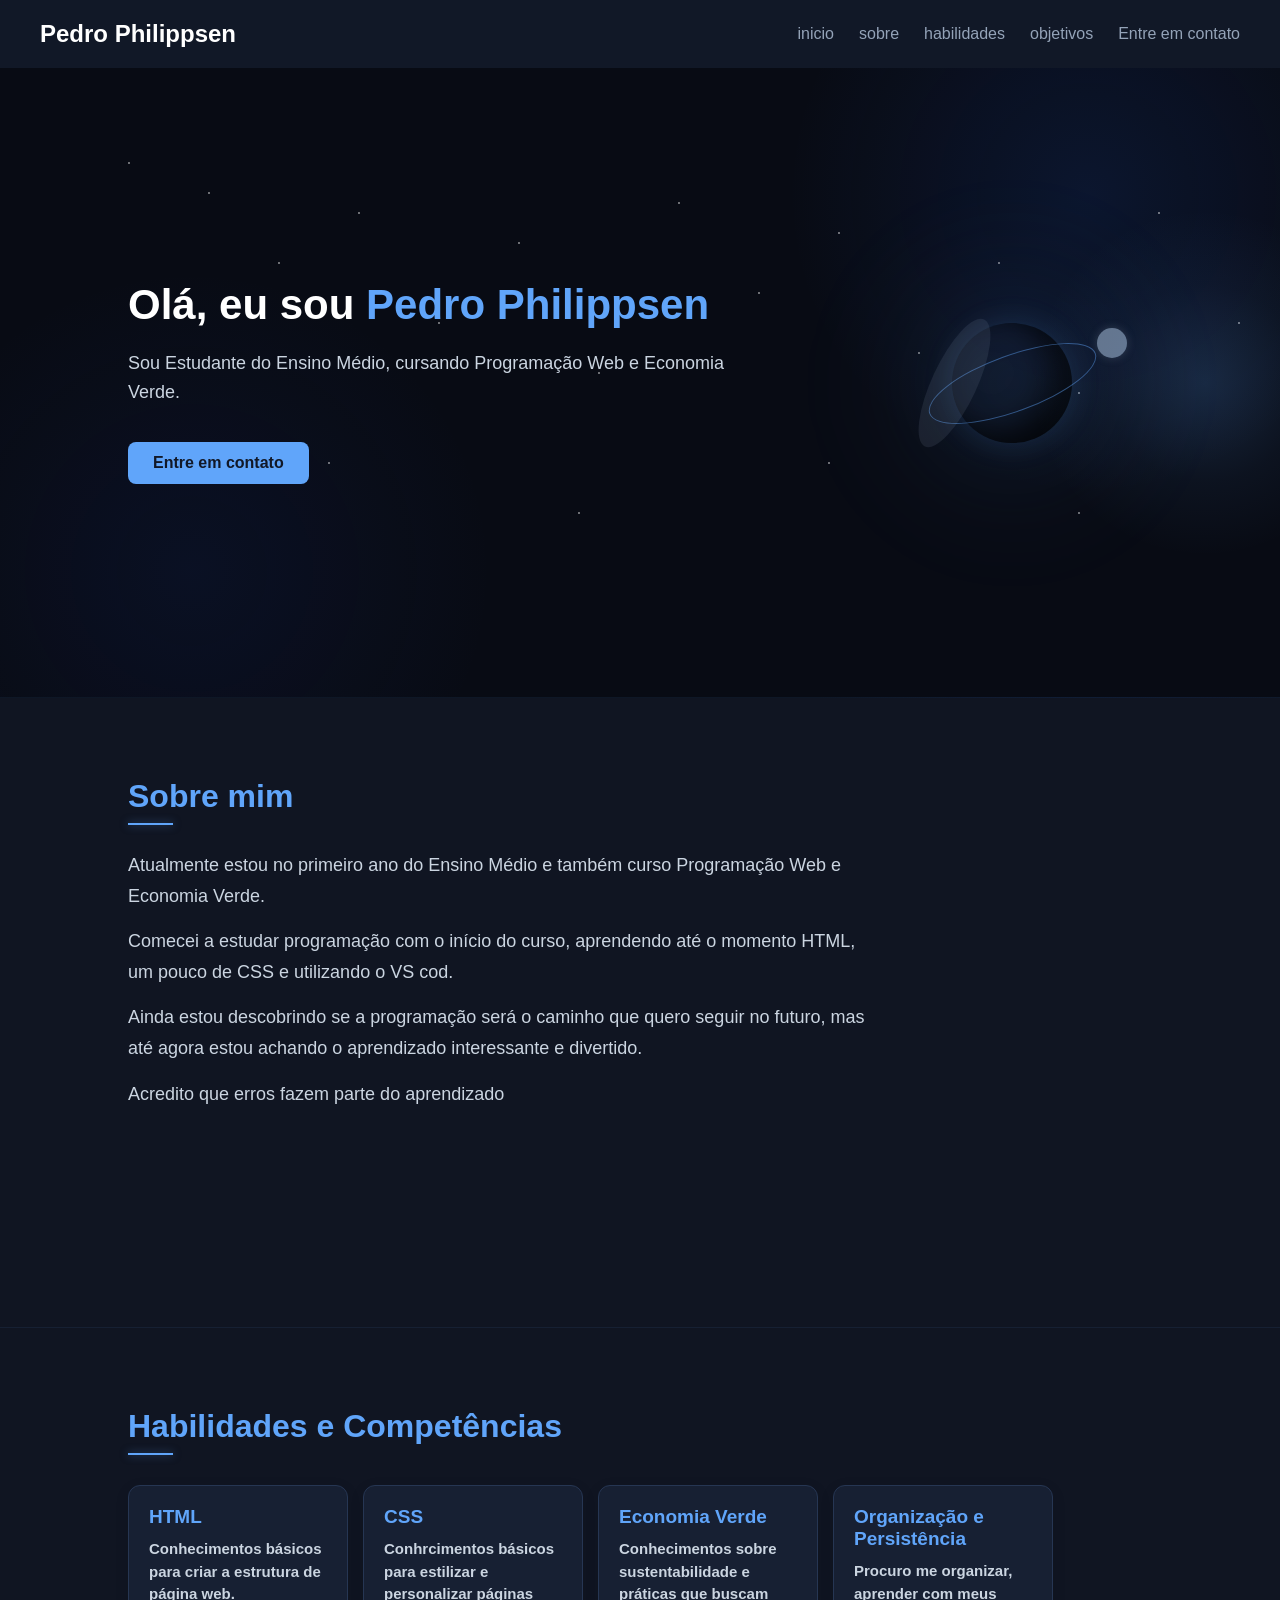
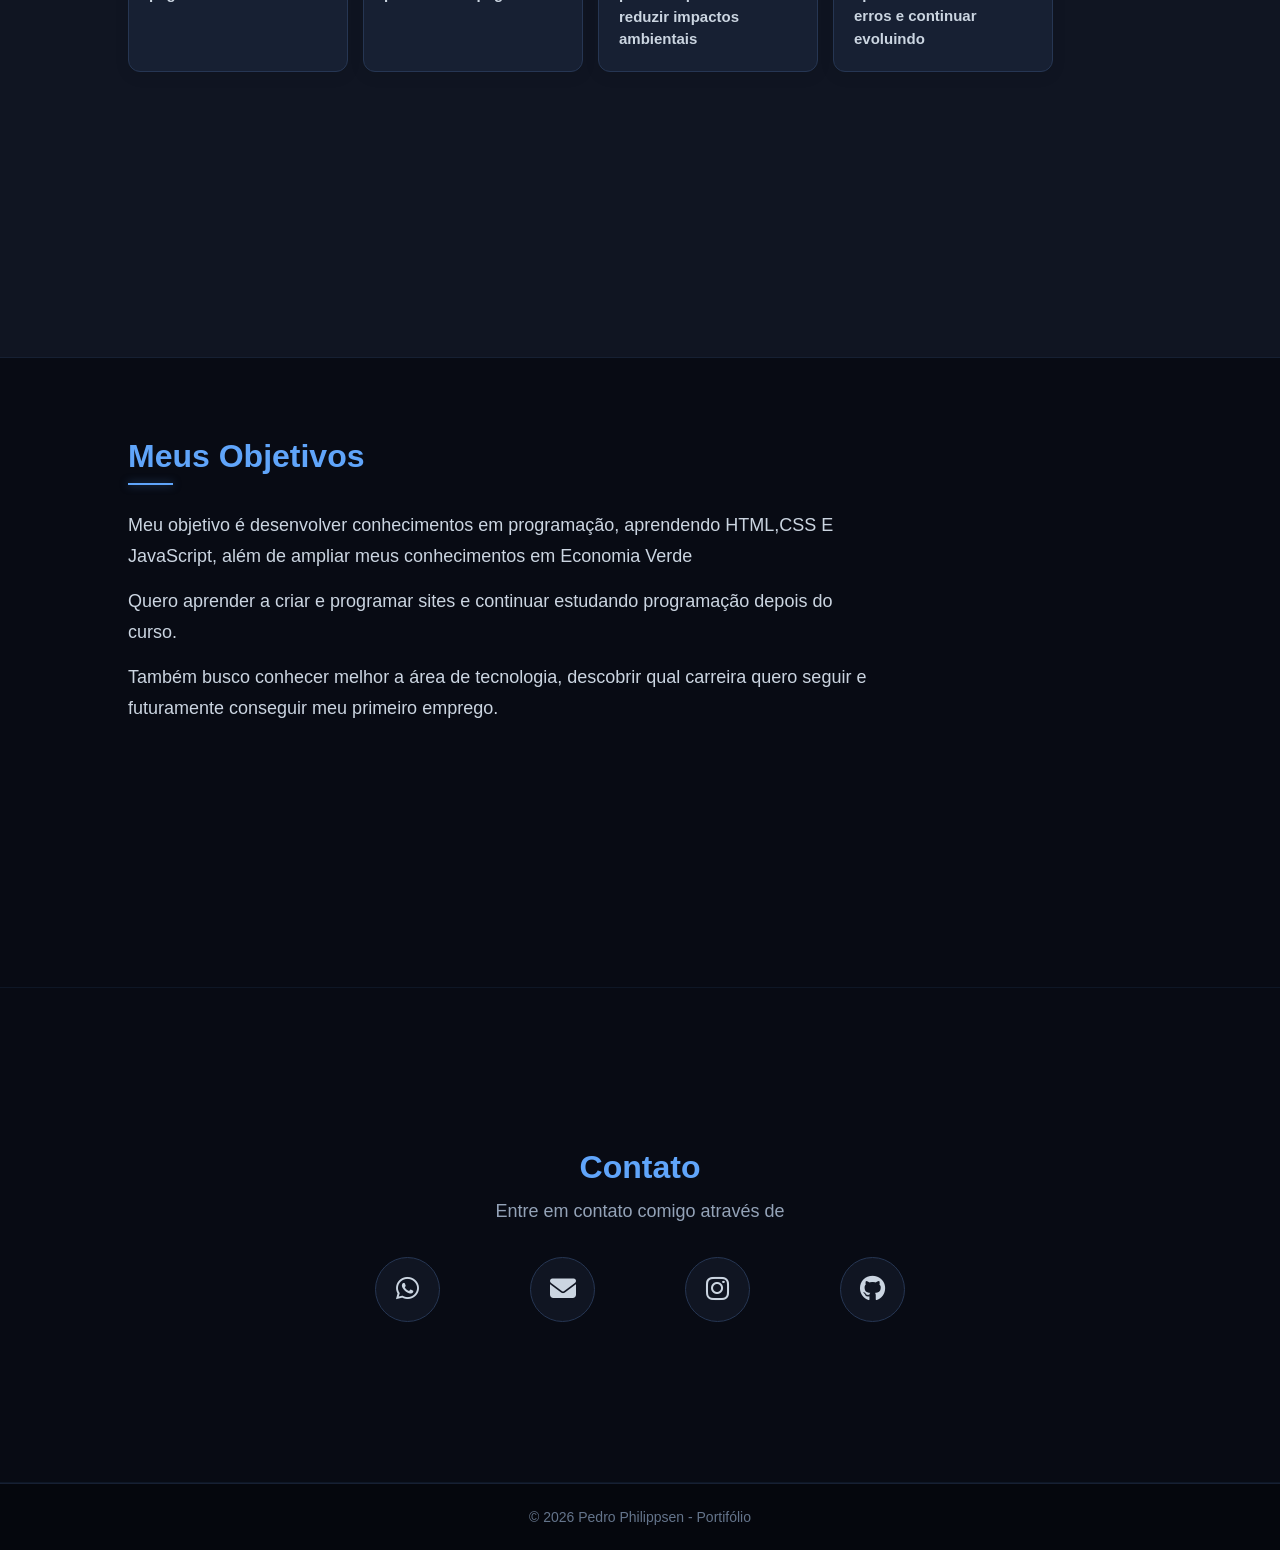
<file: index.html>
<!DOCTYPE html>
<html lang="pt-br">
<head>
    <meta charset="UTF-8">
    <meta name="viewport" content="width=, initial-scale=1.0">
    <title>Document</title>
    <link rel="stylesheet" href="./style.css">
</head>
<body>
    <link rel="stylesheet" href="https://cdnjs.cloudflare.com/ajax/libs/font-awesome/6.5.2/css/all.min.css">
    <header>
        <h1>
            Pedro Philippsen</h1>
        <nav>
            <a href="#inicio">inicio</a>
            <a href="#sobre">sobre</a>
            <a href="#habilidades">habilidades</a>
            <a href="#objetivos">objetivos</a>
            <a href="#contato">Entre em contato</a>
        </nav>
    </header>

    <main>
        <section id="inicio">

            <h2>Olá, eu sou <span class="nome-destaque">Pedro Philippsen</span></h2>

            <p> Sou Estudante do Ensino Médio, cursando Programação Web e Economia Verde.</p>

            <a href="#contato" class="botao">Entre em contato</a>
            <div class="elemento-espacial">
                <div class="orbita-espacial"></div>
                <div class="planeta">
                    <div class="luz-planeta"></div>
                </div>
            </div>

            <div class="estrela-cadente estrela-1"></div>
            <div class="estrela-cadente estrela-2"></div>

        </section>

        <section id="sobre">

            
            <h2>Sobre mim</h2>
            
            <p> Atualmente estou no primeiro ano do Ensino Médio e também curso Programação Web e Economia Verde.</p>

            <p> Comecei a estudar programação com o início do curso, aprendendo até o momento HTML, um pouco de CSS e utilizando o VS cod.</p>

            <p> Ainda estou descobrindo se a programação será o caminho que quero seguir no futuro, mas até agora estou achando o aprendizado interessante e divertido.</p>

            <p> Acredito que erros fazem parte do aprendizado</p>
        </section>

        <section id="habilidades">

            <h2>Habilidades e Competências</h2>

            <ul>
                <li> <strong>HTML</strong>
                    <p>Conhecimentos básicos para criar a estrutura de página web.</p>
                </li>

                <li><strong>CSS</strong>
                    <p>Conhrcimentos básicos para estilizar e personalizar páginas</p>
                </li>

                <li><strong>Economia Verde</strong>
                    <p>Conhecimentos sobre sustentabilidade e práticas que buscam reduzir impactos ambientais</p>
                </li>

                <li><strong>Organização e Persistência</strong>
                    <p>Procuro me organizar, aprender com meus erros e continuar evoluindo</p>
                </li>
                
            </ul>
        </section>

        
        
        
        
        <section id="objetivos">
            
            <h2>Meus Objetivos</h2>
            
            <p> Meu objetivo é desenvolver conhecimentos em programação, aprendendo HTML,CSS E JavaScript, além de ampliar meus conhecimentos em Economia Verde</p>
            
            <p> Quero aprender a criar e programar sites e continuar estudando programação depois do curso.</p>
            
            <p> Também busco conhecer melhor a área de tecnologia, descobrir qual carreira quero seguir e futuramente conseguir meu primeiro emprego.</p>
            
        </section>
        
        <section id="contato">
            
            <h2>Contato</h2>
            
            <p>Entre em contato comigo através de</p>

            <div class="contatos">

                
                <a href="https://wa.me/5551980600616" target="_blank">
                    <i class="fa-brands fa-whatsapp"></i>
                </a>
                    <br>
                <a href="mailto:pedrophilippsenbm@gmail.com" target="_blank">
                    <i class="fa-solid fa-envelope"></i>                    
                </a>
                <br>
                <a href="https://instagram.com/pedrophilippsen" target="_blank"> 
                    <i class="fa-brands fa-instagram"></i>
                </a>
                <br>
                <a href="https://github.com/pedrophilippsen" target="_blank">
                    <i class="fa-brands fa-github"></i>
                </a>
            </div>
            
        </section>

    </main>

    <footer>

        <p>&copy;  2026 Pedro Philippsen - Portifólio</p>
        
    </footer>

</body>
</html>
</file>
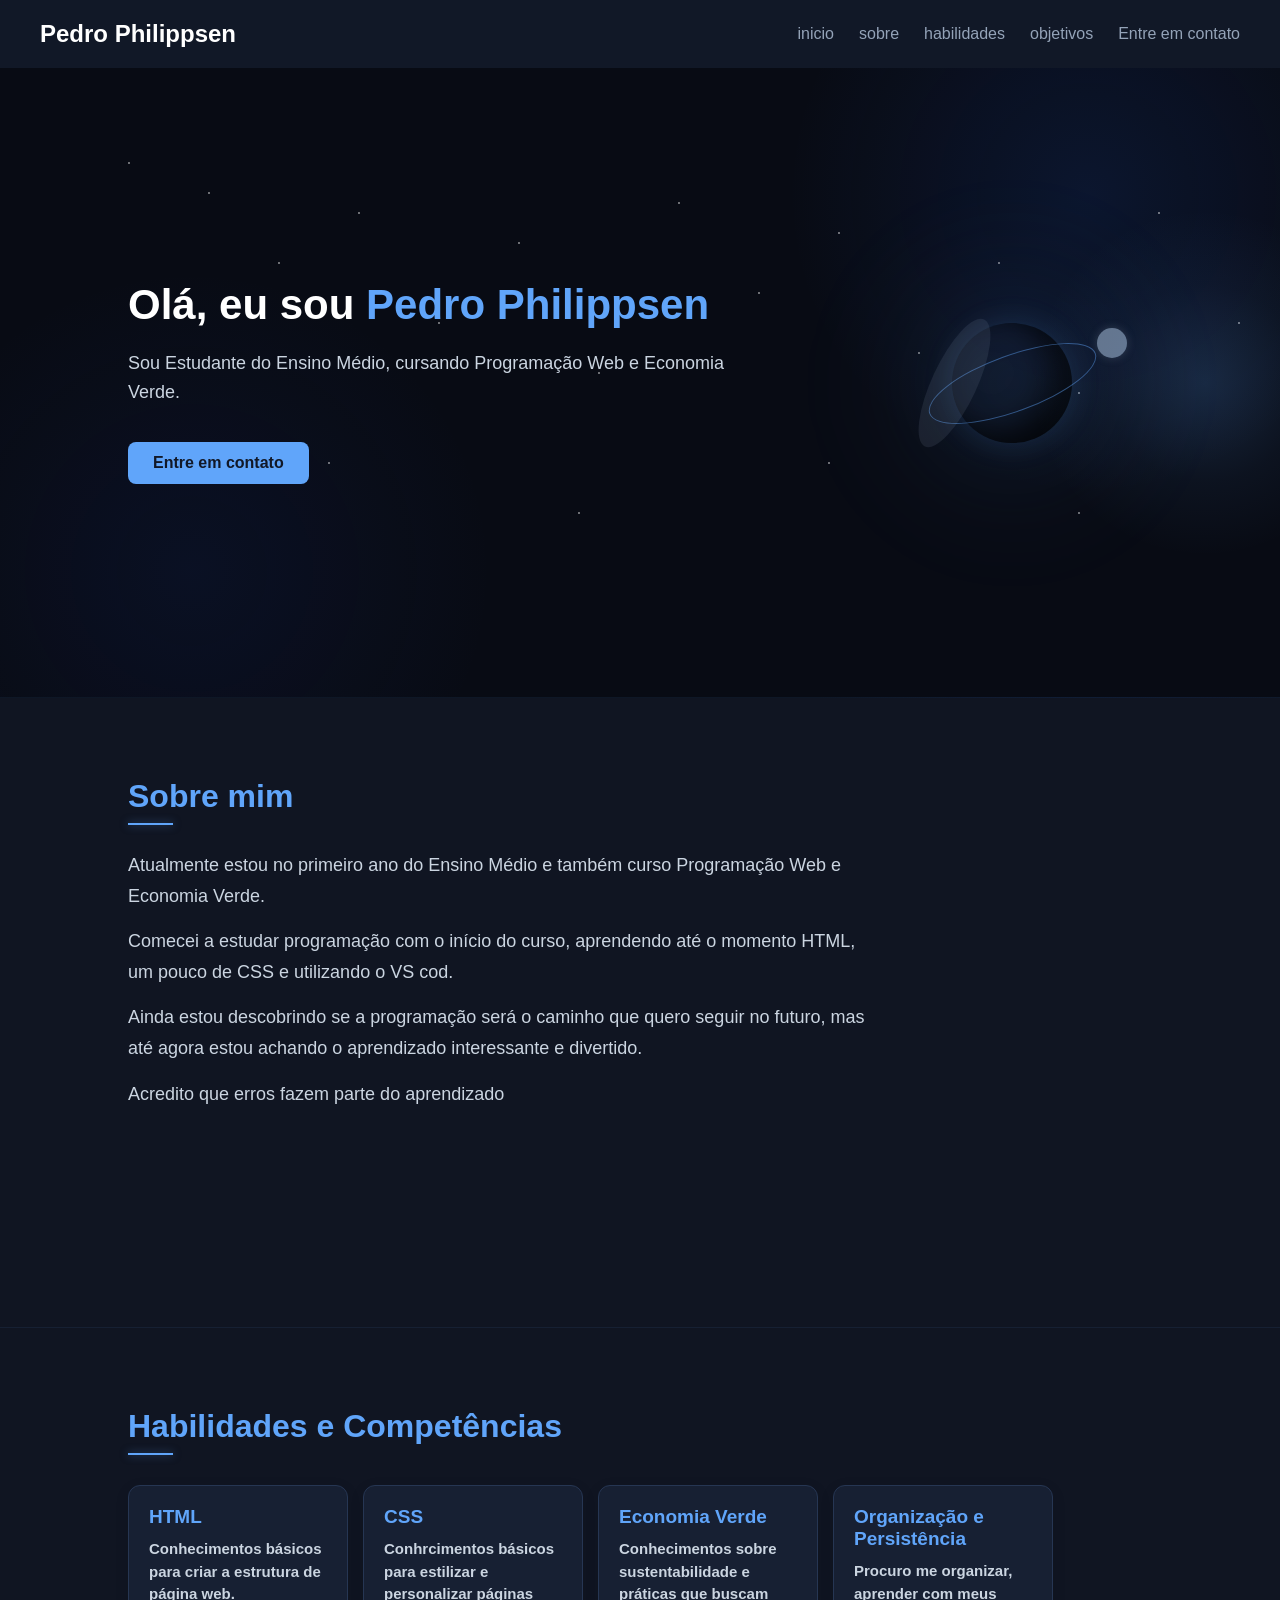
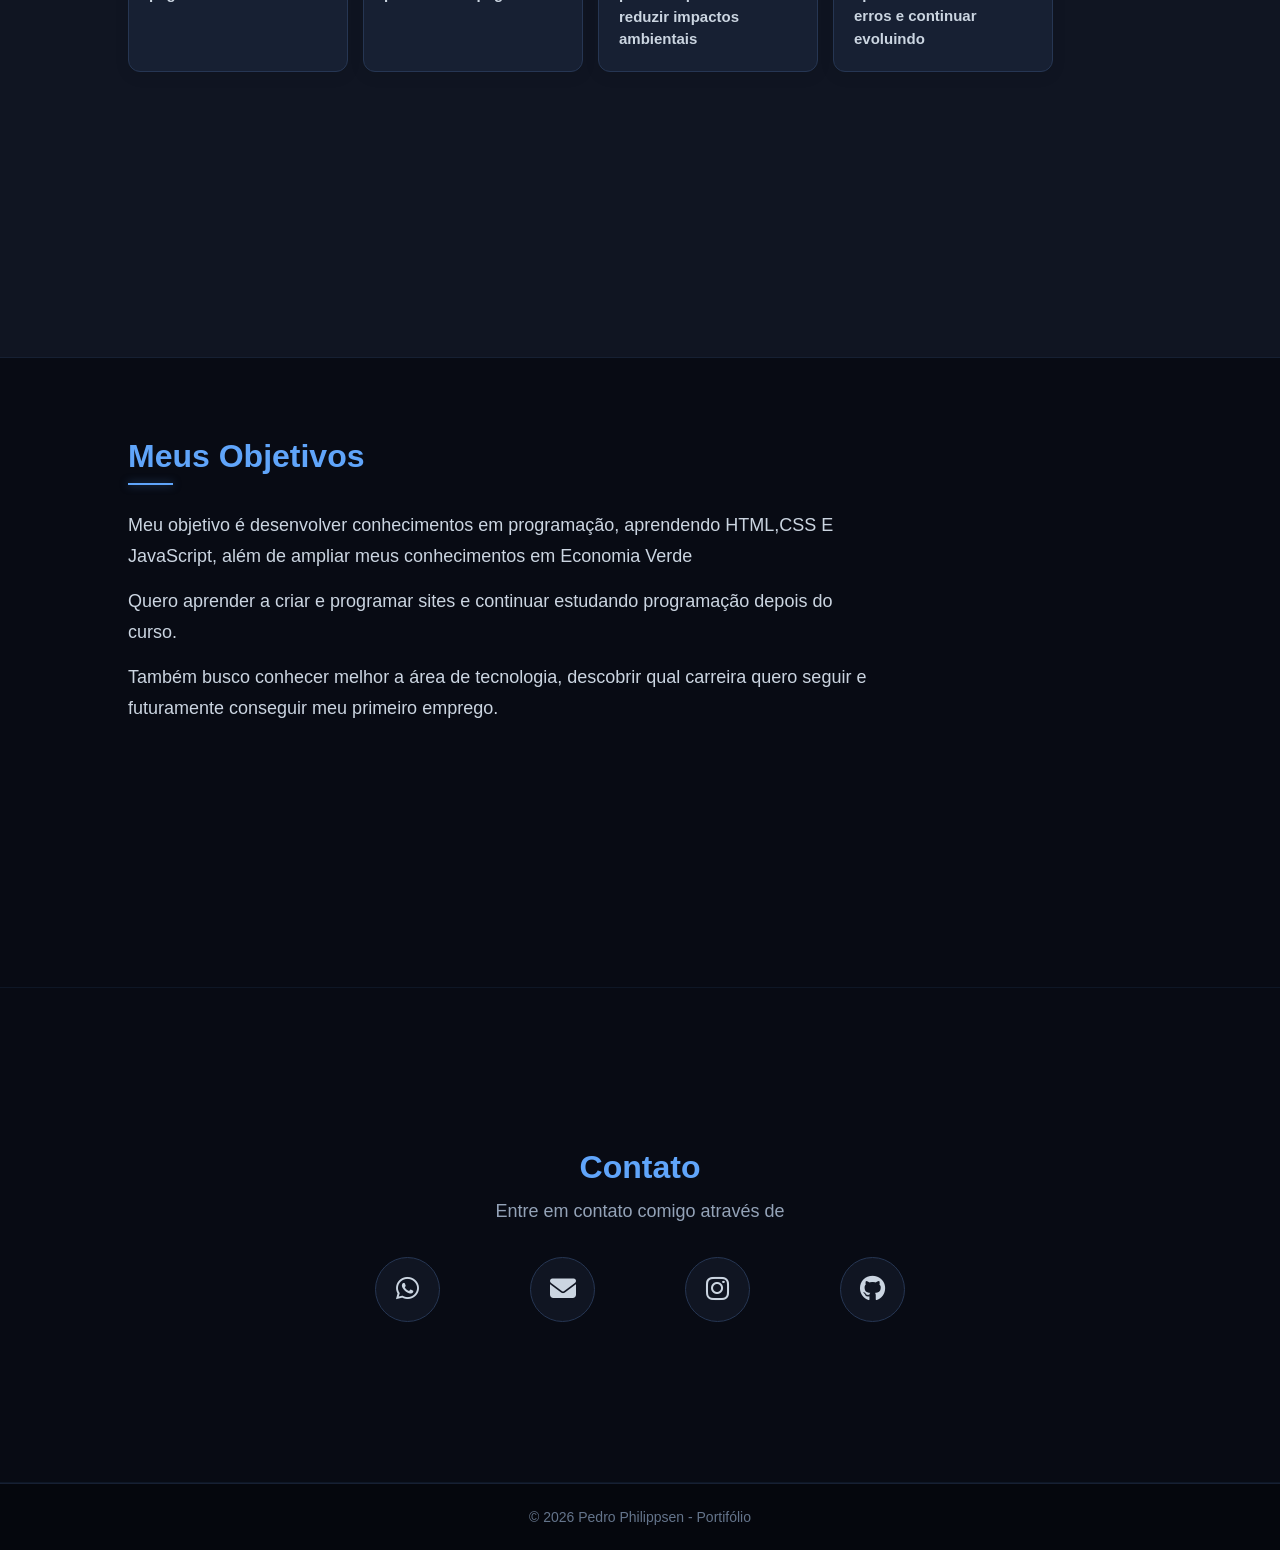
<file: index2.html>
<!DOCTYPE html>
<html lang="pt-br">
<head>
    <meta charset="UTF-8">
    <meta name="viewport" content="width=, initial-scale=1.0">
    <title>Document</title>
    <link rel="stylesheet" href="./style.css">
</head>
<body>
    <link rel="stylesheet" href="https://cdnjs.cloudflare.com/ajax/libs/font-awesome/6.5.2/css/all.min.css">
    <header>
        <h1>
            Pedro Philippsen</h1>
        <nav>
            <a href="#inicio">inicio</a>
            <a href="#sobre">sobre</a>
            <a href="#habilidades">habilidades</a>
            <a href="#objetivos">objetivos</a>
            <a href="#contato">Entre em contato</a>
        </nav>
    </header>

    <main>
        <section id="inicio">

            <h2>Olá, eu sou <span class="nome-destaque">Pedro Philippsen</span></h2>

            <p> Sou Estudante do Ensino Médio, cursando Programação Web e Economia Verde.</p>

            <a href="#contato" class="botao">Entre em contato</a>
            <div class="elemento-espacial">
                <div class="orbita-espacial"></div>
                <div class="planeta">
                    <div class="luz-planeta"></div>
                </div>
            </div>

            <div class="estrela-cadente estrela-1"></div>
            <div class="estrela-cadente estrela-2"></div>

        </section>

        <section id="sobre">

            
            <h2>Sobre mim</h2>
            
            <p> Atualmente estou no primeiro ano do Ensino Médio e também curso Programação Web e Economia Verde.</p>

            <p> Comecei a estudar programação com o início do curso, aprendendo até o momento HTML, um pouco de CSS e utilizando o VS cod.</p>

            <p> Ainda estou descobrindo se a programação será o caminho que quero seguir no futuro, mas até agora estou achando o aprendizado interessante e divertido.</p>

            <p> Acredito que erros fazem parte do aprendizado</p>
        </section>

        <section id="habilidades">

            <h2>Habilidades e Competências</h2>

            <ul>
                <li> <strong>HTML</strong>
                    <p>Conhecimentos básicos para criar a estrutura de página web.</p>
                </li>

                <li><strong>CSS</strong>
                    <p>Conhrcimentos básicos para estilizar e personalizar páginas</p>
                </li>

                <li><strong>Economia Verde</strong>
                    <p>Conhecimentos sobre sustentabilidade e práticas que buscam reduzir impactos ambientais</p>
                </li>

                <li><strong>Organização e Persistência</strong>
                    <p>Procuro me organizar, aprender com meus erros e continuar evoluindo</p>
                </li>
                
            </ul>
        </section>

        
        
        
        
        <section id="objetivos">
            
            <h2>Meus Objetivos</h2>
            
            <p> Meu objetivo é desenvolver conhecimentos em programação, aprendendo HTML,CSS E JavaScript, além de ampliar meus conhecimentos em Economia Verde</p>
            
            <p> Quero aprender a criar e programar sites e continuar estudando programação depois do curso.</p>
            
            <p> Também busco conhecer melhor a área de tecnologia, descobrir qual carreira quero seguir e futuramente conseguir meu primeiro emprego.</p>
            
        </section>
        
        <section id="contato">
            
            <h2>Contato</h2>
            
            <p>Entre em contato comigo através de</p>

            <div class="contatos">

                
                <a href="https://wa.me/5551980600616" target="_blank">
                    <i class="fa-brands fa-whatsapp"></i>
                </a>
                    <br>
                <a href="mailto:pedrophilippsenbm@gmail.com" target="_blank">
                    <i class="fa-solid fa-envelope"></i>                    
                </a>
                <br>
                <a href="https://instagram.com/pedrophilippsen" target="_blank"> 
                    <i class="fa-brands fa-instagram"></i>
                </a>
                <br>
                <a href="https://github.com/pedrophilippsen" target="_blank">
                    <i class="fa-brands fa-github"></i>
                </a>
            </div>
            
        </section>

    </main>

    <footer>

        <p>&copy;  2026 Pedro Philippsen - Portifólio</p>
        
    </footer>

</body>
</html>
</file>
<file: style.css>
html {
    scroll-behavior: smooth;
}

*{
    margin: 0;
    padding: 0;
    box-sizing: border-box;
}

body{
    font-family: arial, sans-serif;
}
.nome-destaque {
    color: #60a5fa;
}

header{
    padding: 20px 40px;
    display: flex;
    justify-content: space-between;
    align-items: center;
    background-color: #111827;
}

header h1{
    color: white;
    font-size: 24px;
}

nav {
    display: flex;
    gap: 25px;
}

nav a {
    color: #94a3b8;
    text-decoration: none;
    font-size: 16px;

    position:relative;
    transition:0.3s;
}

nav a:hover{
    color: #60a5fa;
}

nav a::after {
    content: "";

    position: absolute;
    left: 0;
    bottom: -6px;

    width: 0;
    height: 2px;

    background-color: #60a5fa;

    transition: 0.3s;
}

nav a :haver::after {
    width: 100%;
}

section {
    min-height: 70vh;
    padding: 80px 10%;
}

#inicio{
    background:
    radial-gradient(circle at 85% 20%, rgba(37, 99, 235, 0.12), transparent 25%),
    radial-gradient( circle at 15% 80%, rgba(30, 64, 175, 0.10), transparent 25%),
    #080b14;

    color: white;

    display: flex;
    flex-direction: column;
    justify-content: center;

    position: relative;
    overflow: hidden;
    padding-right: 40%;
}

#inicio h2{
    font-size: 42px;
    margin-bottom: 20px;
}

#inicio p {
    font-size: 18px;
    line-height: 1.6;
    max-width: 650px;
    margin-bottom: 10px;
}

#sobre {
    background-color: #101522;
    color: #f1f5f9;
}

#sobre h2 {
    font-size: 32px;
    margin-bottom: 25px;
    color: #60a5fa;
}

#sobre p {
    max-width: 750px;
    font-size: 18px;
    line-height: 1.7;
    margin-bottom: 15px;
    color: #cbd5e1;
}

#objetivos {
    background-color: #080b14;
    color: #f1f5f9;
}

#objetivos h2 {
    font-size: 32px;
    margin-bottom: 25px;
    color: #60a5fa;
}

#objetivos p {
    max-width: 750px;
    font-size: 18px;
    line-height: 1.7;
    margin-bottom: 15px;
    color:#cbd5e1;
}

#habilidades {
    background-color: #101522;
    color: #f1f5f9;
}

#habilidades h2 {
    font-size: 32px;
    margin-bottom: 30px;
    color: #60a5fa;
}

#habilidades ul {
    list-style: none;
    display: flex;
    flex-wrap: wrap;
    gap: 15px;
}

#habilidades li {
    background-color: #172033;
    color: #cbd5e1;

    width: 220px;
    padding: 20px;

    border: 1px solid #263653;
    border-radius: 12px;

    font-size: 17px;
    font-weight: bold;

    box-shadow: 0 4px 15px rgba(0, 0, 0, 0.08);

    transition:0.3s;
}

#habilidades li:hover {
    transform:  translateY(-5px);
    border-color: #60a5fa;
    box-shadow: 0 8px 20px rgba(96, 165, 250, 0.15);
}

#habilidades li strong {
    display: block;
    color: #60a5fa;
    font-size: 19px;
    margin-bottom: 10px;
}

#habilidades li p {
    color: #cbd5e1;
    font-size: 15px;
    line-height: 1.5;
}

#contato {
    background-color: #080b14;
    color: #f1f5f9;
    text-align: center;
    min-height: 55vh;
    display: flex;
    flex-direction: column;
    justify-content: center;
}

#contato h2 {
    font-size: 32px;
    margin-bottom: 15px;
    color: #60a5fa;
}

#contato p {
    font-size: 18px;
    margin-bottom: 35px;
    color: #94a3b8;
}

.contatos {
    display: flex;
    justify-content: center;
    align-items: center;
    gap: 45px;
    flex-wrap: wrap;
}

.contatos a {
    display: flex;
    justify-content: center;
    align-items: center;

    width: 65PX;
    height: 65PX;
    margin: 0;

    color: #cbd5e1;
    background-color: #101522;

    border: 1PX solid #263653;
    border-radius: 50%;
    text-decoration: none;
    font-size: 26px;

    transition: 0.3s;
}

.contatos a:hover {
    color: #60a5fa;
    border-color: #60a5fa;
    transform: translateY(-5px);
    box-shadow: 0 8px 20px rgba(96, 165, 250, 0.18);
}

footer{
    background-color: #05070d;
    color: #64748b;
    text-align: center;
    padding: 25px;
    border-top: 1px solid #172033;
}

footer p {
    font-size: 14px;
}
/* 
#inicio h2{
    font-size: 48px;
    margin-bottom: 15px;
}

#inicio h2::first-line {
    color: #60a5fa;
}

#inicio p;:first-of-type {
    font-size: 22px;                               modelo n ideal
    font-weight: bold;
}

#inicio::after {
    content:"Entre em contato";
    display: inline-block;
    width: fit-content;

    margin-top: 25px;
    padding: 12px 25px;

    background-color: #60a5fa;
    color: #111827;

    border-radius: 8px;

    font-weight: bold;
} */
 
.botao {
    display: inline-block;
    width: fit-content;

    margin-top: 25px;
    padding: 12px 25px;

    background-color: #60a5fa;
    color: #111827;

    border-radius: 8px;

    text-decoration: none;
    font-weight: bold;

    transition: 0.3s;
}

.botao:hover {
    transform: translate(-3px);
    box-shadow:
     0 8px 20px rgba (96, 165, 250, 0.25),
    0 0 15px rgba(96, 165, 250, 0.15)
}

body {
    background-color: #080b14;
    color: #f1f5f9;
}

#inicio {
    position: relative;
    overflow: hidden;
}

#inicio::before {
    content: "";
    position: absolute;

    width: 2px;
    height: 2px;

    background-color: white;
    border-radius: 50%;

    top: 15%;
    left: 10%;

    box-shadow:
    80px 30px white,
    150px 100px white,
    230px 50px white,
    310px 160px white,
    390px 80px white,
    470px 210px white,
    550px 40px white,
    630px 130px white,
    710px 70px white,
    790px 190px white,
    870px 100px white,
    950px 230px white,
    1030px 50px white,
    1110px 160px white,
    1200px 90px white,
    1300px 210px white,
    1400px 60px white,
    200px 300px white,
    450px 350px white,
    700px 300px white,
    950px 350px white;

    /* 
    120px 40px white,
    250px 120px white,
    400px 60px white,
    550px 180px white,
    700px 80px white,
    850px 220px white,
    950px 40px white,
    300px 300px white,
    600px 350px white;
    */

    opacity: 0.55;
}

#inicio::after {
    content: "";
    position: absolute;

    width: 350px;
    height: 350px;

    right: -100px;
    top: 50%;

    transform: translateY(-50%);

    background: radial-Gradient(
        circle,
        rgba(96, 165, 250, 0.18),
        rgba(96, 165, 250, 0.05) 40%,
        transparent 70% );

        border-radius: 50%;
        pointer-events:none;
}

.elemento-espacial {
    position: absolute;
    right: 10%;
    top: 50%;

    width: 280px;
    height: 280px;

    transform: translateY(-50%);

    display: flex;
    justify-content: center;
    align-items: center;
}

.elemento-espacial::before {
    content: "";
    position: absolute;

    width: 380px;
    height: 380px;

    border-radius: 50%;

    background: radial-gradient(
        circle,
        rgba(96,165,250,0.18),
        rgba(30,58,95,0.10) 40%,
        transparent 70%
    );

    filter: blur(30px);
    opacity: 0.7;

    z-index: 0;

    animation: nebulosa 8s ease-in-out infinite;
}

@keyframes nebulosa {
    0%, 100% {
        transform: scale(1);
        opacity: 0.7;
    }

    50% {
        transform: scale(1.08);
        opacity: 0.9;
    }
}

.planeta {
    position: relative;

    width: 120px;
    height: 120px;

    border-radius: 50%;

    background: radial-gradient(
        circle at 32% 30%,
        #64748b 0%
        #334155 20%,
        #0f172a 55%,
        #020617 100%
    );

    box-shadow:
    0 0 30px rgba(96, 165, 250, 0.15),
    inset -20px -10px 30px rgba(0, 0, 0, 0.7);

    z-index: 2
}

.luz-planeta {
    position: absolute;

    width: 45px;
    height: 140px;

    background: rgba(148, 163, 184, 0.12);

    border-radius: 50%;

    top: -10px;
    left: -20px;

    filter: blur(25deg);

    transform: rotate(25deg);

    animation: luzGirando 8s ease-in-out infinite;
}

@keyframes luzGirando {
    0% {
        left: -30px;
        opacity: 0.2;
    }

    50% {
        left: 45px;
        opacity: 0.5;
    }

    100% {
        left: 105px;
        opacity: 0.2;
    }
}

.planeta::before {
    content: "";

    position: absolute;

    width: 175px;
    height: 55px;

    border: 1px solid rgba(96, 165, 250, 0.45);

    border-radius: 50%;

    left: -28px;
    top:32px;

    transform: rotate(-20deg);
}
 .planeta::after {
    content: "";

    position: absolute;

    width: 30px;
    height: 30px;

    border-radius: 50%;

    background: #64748b;

    right: -55px;
    top: 5px;

    box-shadow: 0 0 10px rgba(148, 163, 184, 0.25);
 }

.orbita {
    position: absolute;

    width: 220px;
    height: 70px;

    border: 1px solid rgba(96, 165, 250, 0.35);

    border-radius: 50%;

    transform: rotate(-20deg);

    animation: girar 12s linear infinite;

    z-index: 1;
}

@keyframes girar {
    from {
        transform: rotate(-20deg);
    }
    to {
        transform:  rotate(340deg);
    }
}

#inicio h2,
#inicio p,
#inicio .botao {
    animation: aparecer 1s ease;
}

@keyframes aparecer {
    from {
        opacity: 0;
        transform: translateY(15px);
    }

    to {
        opacity: 1;
        transform: translateY(0);
    }
}

#sobre h2,
#objetivos h2,
#habilidades h2 {
    position: relative;
    display: inline-block;
}

#sobre h2::after,
#objetivos h2::after,
#habilidades h2::after {
    content: "";

    display: block;

    width: 45px;
    height: 2px;

    margin-top: 8px;

    background-color: #60a5fa;
}

section {
    border-bottom:  1px solid rgba(96, 165, 250, 0.08);
}

section p {
    color: #cbd5e1;
}

#sobre h2::after,
#objetivos h2::after,
#habilidades h2::after {
    box-shadow: 0 0 8px rgba(96, 165, 250, 0.5);
}

.estrela-cadente {
    position: absolute;

    width: 90px;
    height: 2px;

    background: linear-gradient(
        90deg,
        transparent,
        rgba(96,165,250,0.3),
        #ffffff
    );

    border-radius: 50%;
    opacity: 0;

    transform: rotate(-35deg);

    animation: cair 5s linear infinite;
}

.estrela-1 {
    top: 10%;
    left: 55%;
}

.estrela-2 {
    top: 25px;
    left: 75px;

    animation-delay: 2.5s;
}

@keyframes cair {
    0% {
        opacity: 0;
        transform: translate(0, 0) rotate(35deg);
    }

    10% {
        opacity: 1;
    }

    45% {
        opacity: 0.8;
        transform: translate(180px,180px) rotate(35deg);
    }

    55% {
        opacity: 0;
        transform: translate(220px,220px) rotate(35deg);
    }

    100% {
        opacity: 0;
        transform: translate(220px,220px) rotate(35deg);
    }
}

@media (max-width: 768px) {

    header {
        padding: 18px 20px;
        flex-direction: column;
        gap: 15px;
    }

    header h1 {
        font-size: 22px;
    }

    nav {
        gap: 15px;
        flex-wrap: wrap;
        justify-content: center;
    }

    nav a {
        font-size: 14px;
    }

    section {
        min-height: auto;
        padding: 70px 25px;
    }

    #inicio {
        min-height: 90vh;
        padding: 80px 25px;
        padding-right: 25px;
        text-align: left;
    }

    #inicio h2 {
        font-size: 36px;
    }

    #inicio p:first-of-type {
        font-size: 19px;
    }

    #inicio p {
        font-size: 16px;
    }

    .elemento-espacial {
        position: relative;
        right: auto;
        top: auto;
        width: 220px;
        height: 220px;
        margin: 50px auto 0;
        transform: none;
    }

    .planeta {
        width: 100px;
        height: 100px;
    }

    .planeta::before {
        width: 150px;
        height: 50px;
        left: -25px;
        top: 25px;
    }

    .planeta::after {
        width: 25px;
        height: 25px;
        right: -48px;
    }

    .orbita {
        width: 190px;
        height: 60px;
    }

    #sobre h2,
    #objetivos h2,
    #habilidades h2,
    #contato h2 {
        font-size: 28px;
    }

    #sobre p,
    #objetivos p {
        font-size: 16px;
    }

    #habilidades ul {
        flex-direction: column;
    }

    #habilidades li {
        width: 100%;
    }

    .contatos {
        gap: 20px;
    }

    .contatos a {
        width: 58px;
        height: 58px;
        font-size: 23px;
    }
}
</file>
